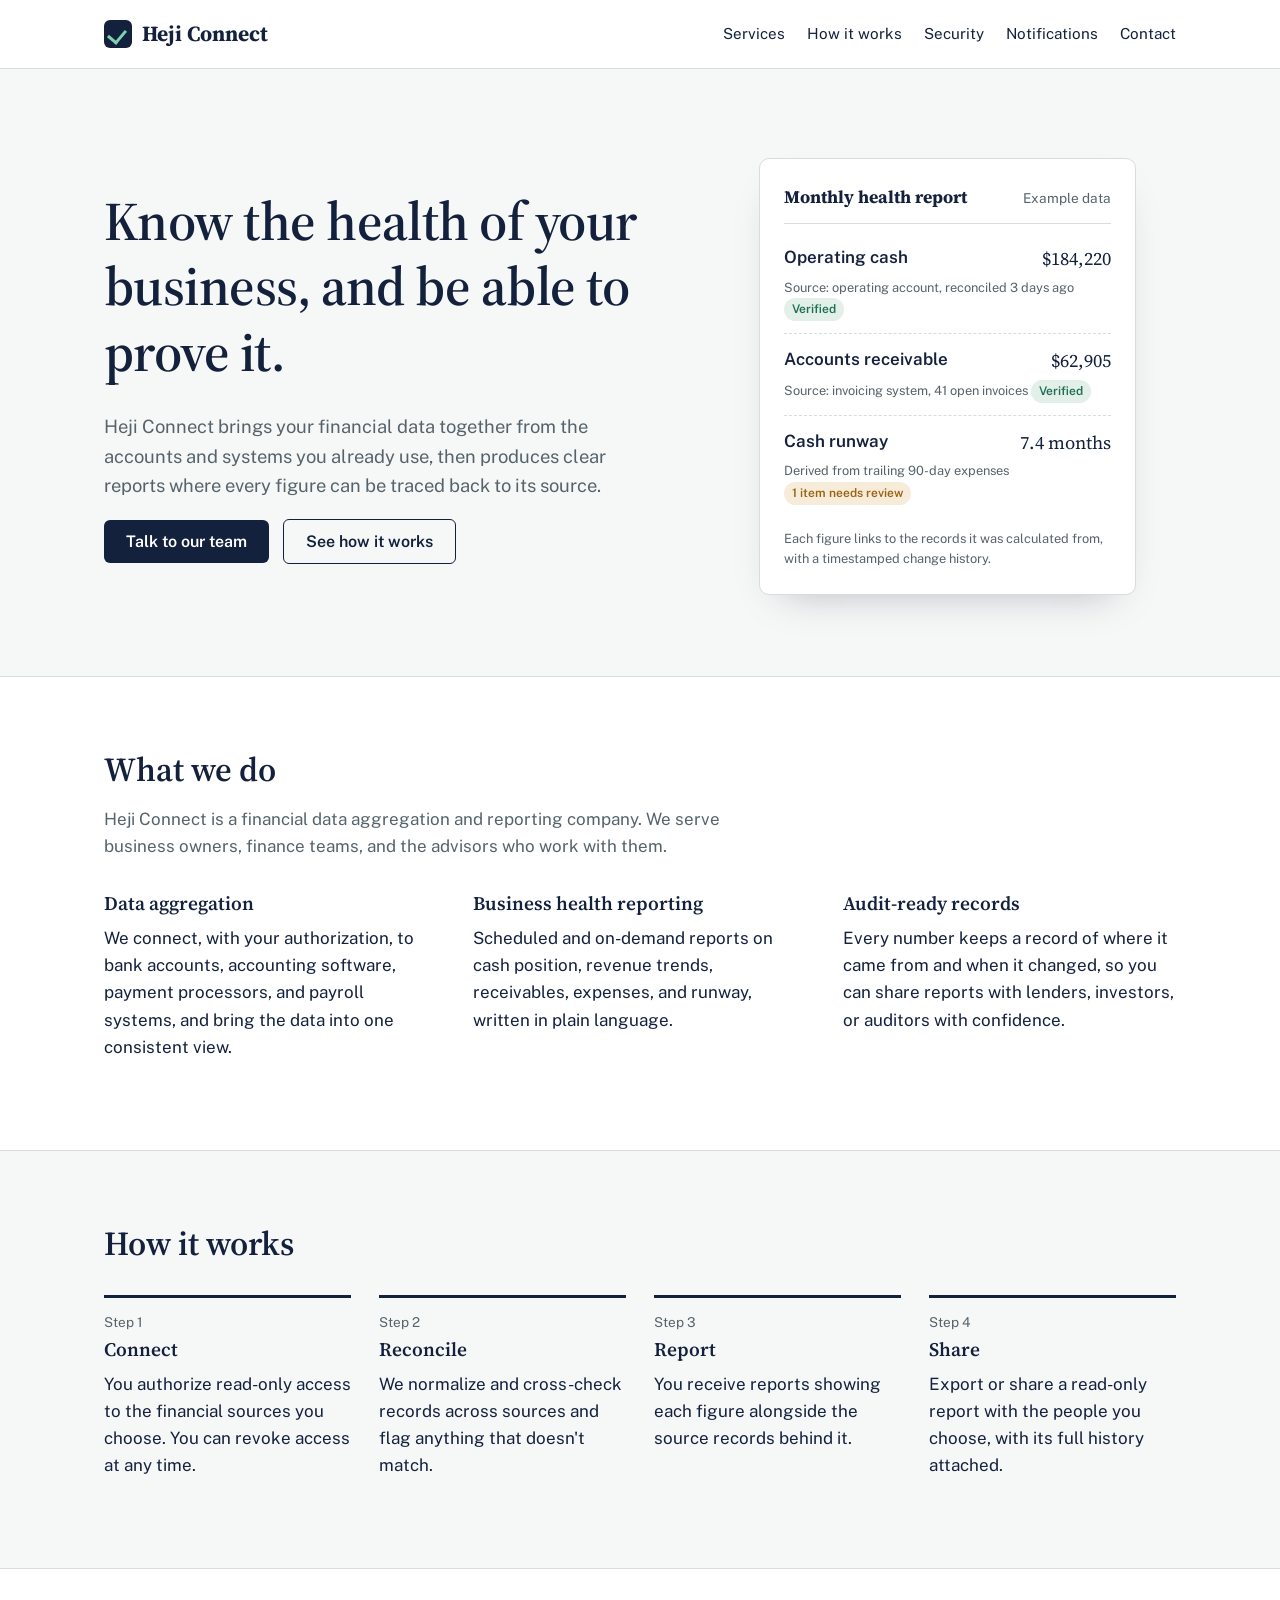
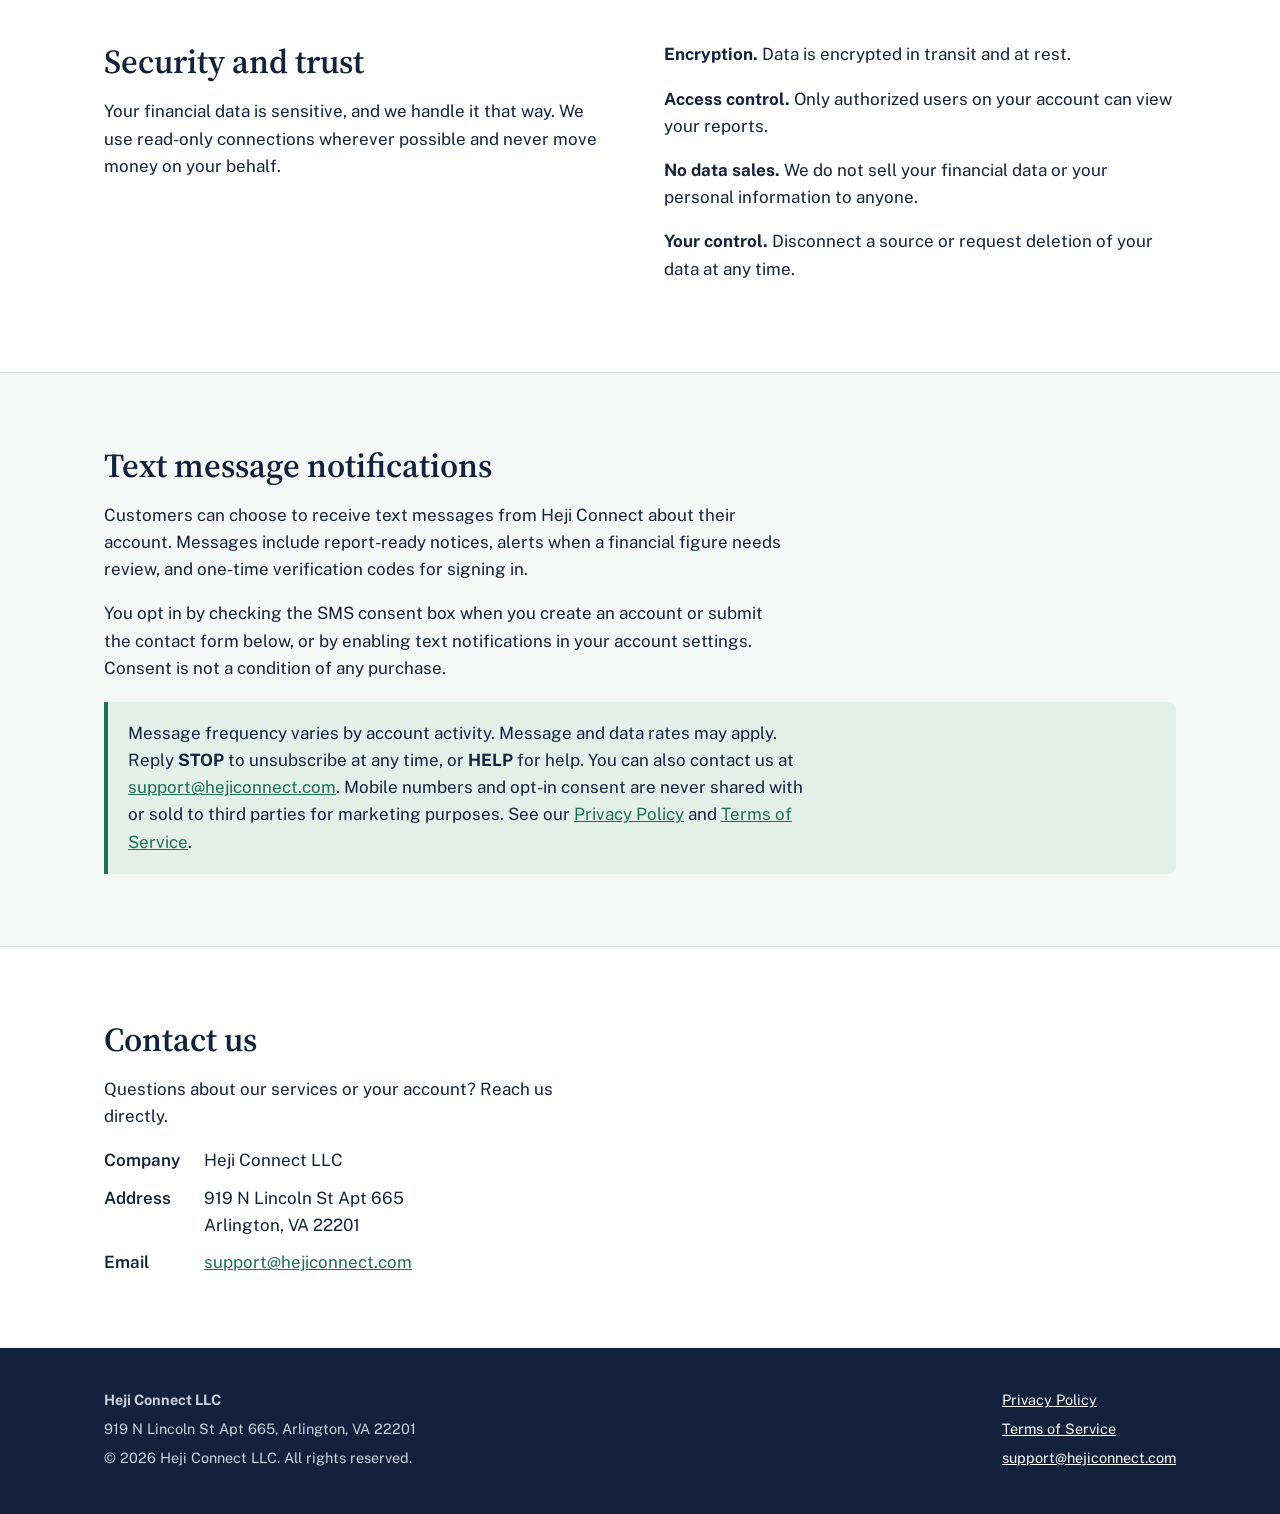
<file: index.html>
<!DOCTYPE html>
<html lang="en">
<head>
<meta charset="utf-8">
<meta name="viewport" content="width=device-width, initial-scale=1">
<title>Heji Connect LLC | Auditable Financial Data Aggregation and Reporting</title>
<meta name="description" content="Heji Connect LLC aggregates business financial data from connected sources and delivers auditable, source-traced reports on business health.">
<link rel="preconnect" href="https://fonts.googleapis.com">
<link rel="preconnect" href="https://fonts.gstatic.com" crossorigin>
<link href="https://fonts.googleapis.com/css2?family=Public+Sans:wght@400;600&family=Source+Serif+4:opsz,wght@8..60,600;8..60,700&display=swap" rel="stylesheet">
<link rel="stylesheet" href="styles.css">
</head>
<body>

<header class="site">
  <div class="wrap">
    <a class="brand" href="index.html"><span class="brand-mark" aria-hidden="true"></span>Heji Connect</a>
    <nav aria-label="Main">
      <ul>
        <li><a href="#services">Services</a></li>
        <li><a href="#how">How it works</a></li>
        <li><a href="#security">Security</a></li>
        <li><a href="#messaging">Notifications</a></li>
        <li><a href="#contact">Contact</a></li>
      </ul>
    </nav>
  </div>
</header>

<main>
  <div class="hero">
    <div class="wrap">
      <div>
        <h1>Know the health of your business, and be able to prove it.</h1>
        <p class="lead">Heji Connect brings your financial data together from the accounts and systems you already use, then produces clear reports where every figure can be traced back to its source.</p>
        <a class="btn" href="#contact">Talk to our team</a>
        <a class="btn secondary" href="#how">See how it works</a>
      </div>

      <figure class="report" aria-label="Example business health report">
        <div class="report-head">
          <strong>Monthly health report</strong>
          <span>Example data</span>
        </div>
        <div class="row">
          <span class="label">Operating cash</span><span class="val">$184,220</span>
          <span class="src">Source: operating account, reconciled 3 days ago <span class="badge">Verified</span></span>
        </div>
        <div class="row">
          <span class="label">Accounts receivable</span><span class="val">$62,905</span>
          <span class="src">Source: invoicing system, 41 open invoices <span class="badge">Verified</span></span>
        </div>
        <div class="row">
          <span class="label">Cash runway</span><span class="val">7.4 months</span>
          <span class="src">Derived from trailing 90-day expenses <span class="badge flag">1 item needs review</span></span>
        </div>
        <figcaption class="report-foot">Each figure links to the records it was calculated from, with a timestamped change history.</figcaption>
      </figure>
    </div>
  </div>

  <section id="services" class="alt">
    <div class="wrap">
      <h2>What we do</h2>
      <p class="muted">Heji Connect is a financial data aggregation and reporting company. We serve business owners, finance teams, and the advisors who work with them.</p>
      <div class="grid3">
        <div>
          <h3>Data aggregation</h3>
          <p>We connect, with your authorization, to bank accounts, accounting software, payment processors, and payroll systems, and bring the data into one consistent view.</p>
        </div>
        <div>
          <h3>Business health reporting</h3>
          <p>Scheduled and on-demand reports on cash position, revenue trends, receivables, expenses, and runway, written in plain language.</p>
        </div>
        <div>
          <h3>Audit-ready records</h3>
          <p>Every number keeps a record of where it came from and when it changed, so you can share reports with lenders, investors, or auditors with confidence.</p>
        </div>
      </div>
    </div>
  </section>

  <section id="how">
    <div class="wrap">
      <h2>How it works</h2>
      <ol class="steps">
        <li><h3>Connect</h3><p>You authorize read-only access to the financial sources you choose. You can revoke access at any time.</p></li>
        <li><h3>Reconcile</h3><p>We normalize and cross-check records across sources and flag anything that doesn't match.</p></li>
        <li><h3>Report</h3><p>You receive reports showing each figure alongside the source records behind it.</p></li>
        <li><h3>Share</h3><p>Export or share a read-only report with the people you choose, with its full history attached.</p></li>
      </ol>
    </div>
  </section>

  <section id="security" class="alt">
    <div class="wrap grid2">
      <div>
        <h2>Security and trust</h2>
        <p>Your financial data is sensitive, and we handle it that way. We use read-only connections wherever possible and never move money on your behalf.</p>
      </div>
      <div>
        <p><strong>Encryption.</strong> Data is encrypted in transit and at rest.</p>
        <p><strong>Access control.</strong> Only authorized users on your account can view your reports.</p>
        <p><strong>No data sales.</strong> We do not sell your financial data or your personal information to anyone.</p>
        <p><strong>Your control.</strong> Disconnect a source or request deletion of your data at any time.</p>
      </div>
    </div>
  </section>

  <section id="messaging">
    <div class="wrap">
      <h2>Text message notifications</h2>
      <p>Customers can choose to receive text messages from Heji Connect about their account. Messages include report-ready notices, alerts when a financial figure needs review, and one-time verification codes for signing in.</p>
      <p>You opt in by checking the SMS consent box when you create an account or submit the contact form below, or by enabling text notifications in your account settings. Consent is not a condition of any purchase.</p>
      <div class="notice">
        <p>Message frequency varies by account activity. Message and data rates may apply. Reply <strong>STOP</strong> to unsubscribe at any time, or <strong>HELP</strong> for help. You can also contact us at <a href="mailto:support@hejiconnect.com">support@hejiconnect.com</a>. Mobile numbers and opt-in consent are never shared with or sold to third parties for marketing purposes. See our <a href="privacy.html">Privacy Policy</a> and <a href="terms.html">Terms of Service</a>.</p>
      </div>
    </div>
  </section>

  <section id="contact" class="alt">
    <div class="wrap grid2">
      <div>
        <h2>Contact us</h2>
        <p>Questions about our services or your account? Reach us directly.</p>
        <dl class="contact">
          <dt>Company</dt><dd>Heji Connect LLC</dd>
          <dt>Address</dt><dd>919 N Lincoln St Apt 665<br>Arlington, VA 22201</dd>
          <dt>Email</dt><dd><a href="mailto:support@hejiconnect.com">support@hejiconnect.com</a></dd>
          <!-- <dt>Phone</dt><dd><a href="tel:+10000000000">[(000) 000-0000]</a></dd> -->
          <!-- <dt>Hours</dt><dd>Monday to Friday, 9am to 5pm ET</dd> -->
        </dl>
      </div>
      <!-- <form action="mailto:support@hejiconnect.com" method="post" enctype="text/plain">
        <label for="name">Full name</label>
        <input id="name" name="name" autocomplete="name" required>
        <label for="email">Email</label>
        <input id="email" name="email" type="email" autocomplete="email" required>
        <label for="phone">Mobile number (optional)</label>
        <input id="phone" name="phone" type="tel" autocomplete="tel">
        <label for="msg">Message</label>
        <textarea id="msg" name="message" required></textarea>
        <label class="check">
          <input type="checkbox" name="sms_consent" value="yes">
          <span>I agree to receive account notifications and verification codes by text message from Heji Connect LLC at the number provided. Message frequency varies. Message and data rates may apply. Reply STOP to opt out or HELP for help. Consent is not required to use our services. <a href="privacy.html">Privacy Policy</a> and <a href="terms.html">Terms</a>.</span>
        </label>
        <button class="btn" type="submit">Send message</button>
      </form> -->
    </div>
  </section>
</main>

<footer>
  <div class="wrap">
    <div>
      <p><strong>Heji Connect LLC</strong></p>
      <p>919 N Lincoln St Apt 665, Arlington, VA 22201</p>
      <p>&copy; <span id="yr">2026</span> Heji Connect LLC. All rights reserved.</p>
    </div>
    <div>
      <p><a href="privacy.html">Privacy Policy</a></p>
      <p><a href="terms.html">Terms of Service</a></p>
      <p><a href="mailto:support@hejiconnect.com">support@hejiconnect.com</a></p>
    </div>
  </div>
</footer>
<script>document.getElementById("yr").textContent=new Date().getFullYear();</script>
</body>
</html>
</file>
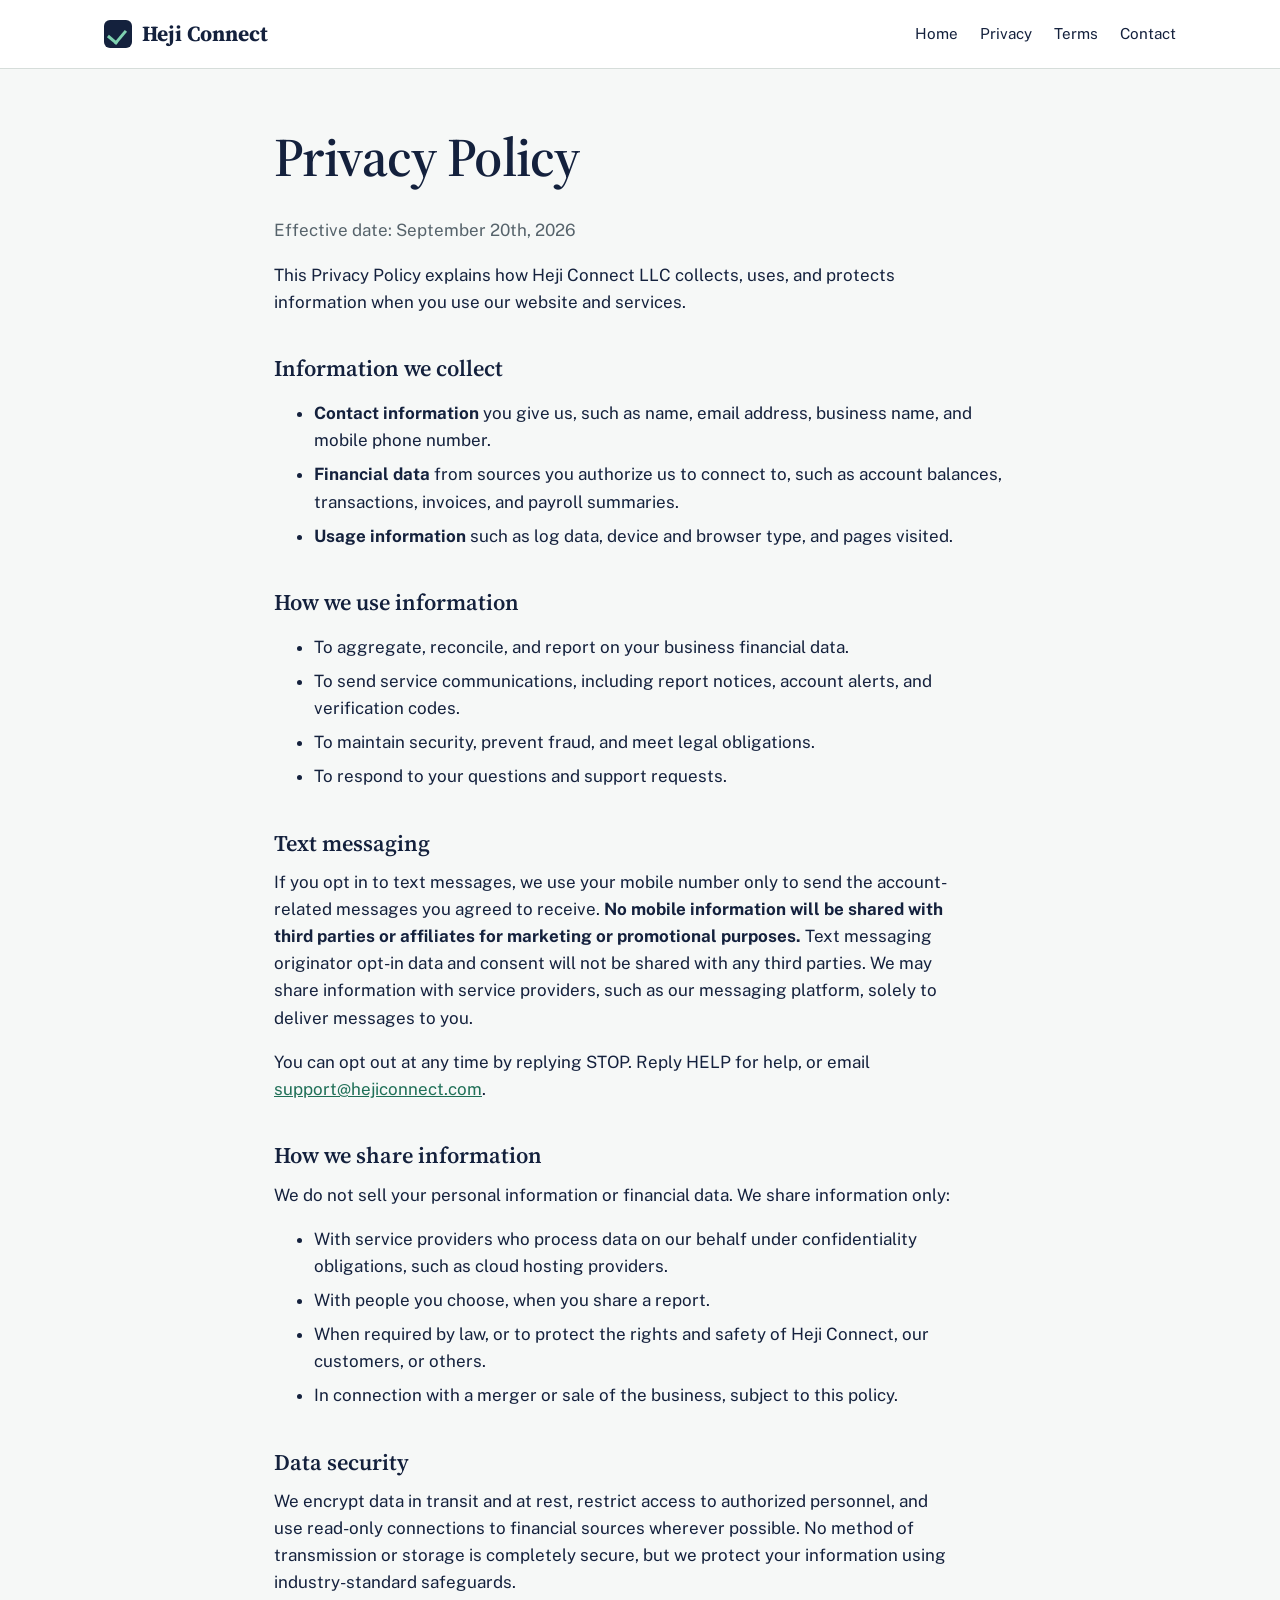
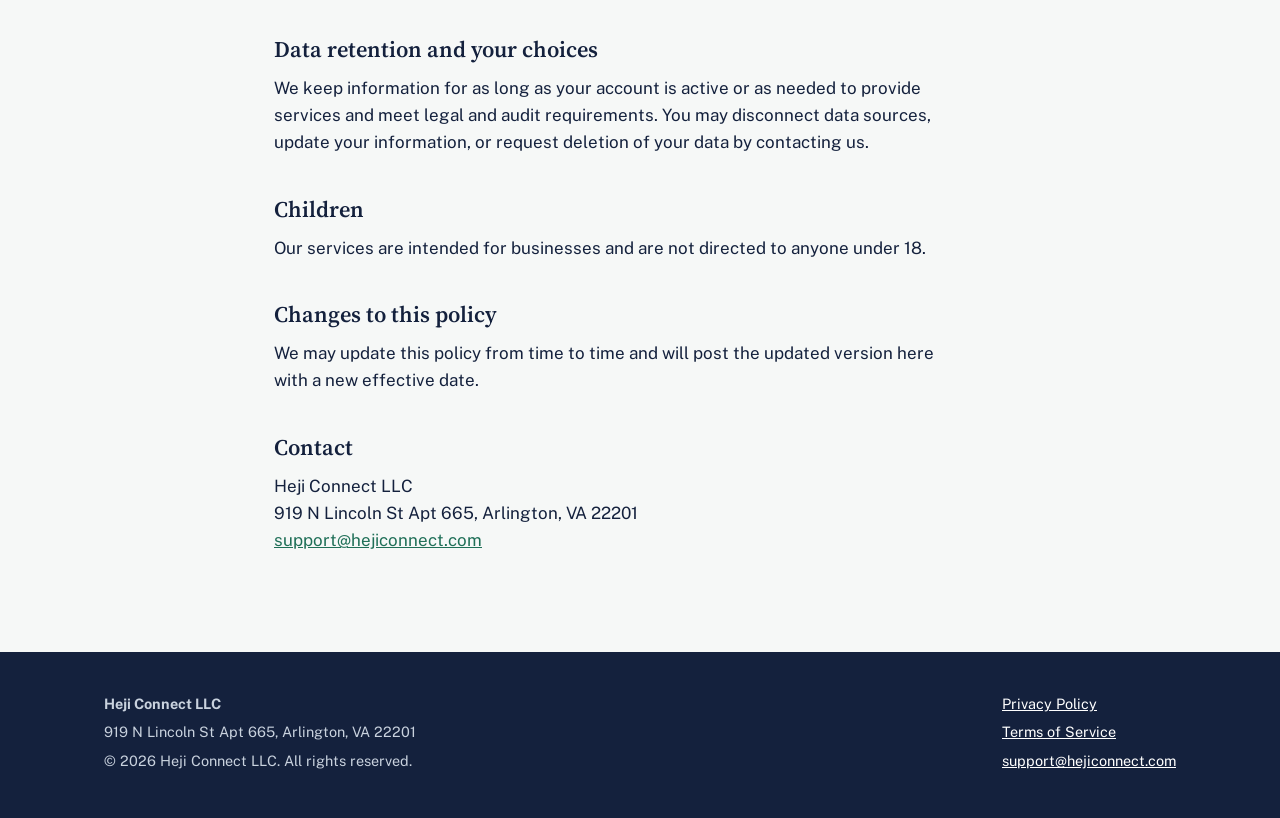
<file: privacy.html>
<!DOCTYPE html>
<html lang="en">
<head>
<meta charset="utf-8">
<meta name="viewport" content="width=device-width, initial-scale=1">
<title>Privacy Policy | Heji Connect LLC</title>
<link rel="preconnect" href="https://fonts.googleapis.com">
<link rel="preconnect" href="https://fonts.gstatic.com" crossorigin>
<link href="https://fonts.googleapis.com/css2?family=Public+Sans:wght@400;600&family=Source+Serif+4:opsz,wght@8..60,600;8..60,700&display=swap" rel="stylesheet">
<link rel="stylesheet" href="styles.css">
</head>
<body>

<header class="site">
  <div class="wrap">
    <a class="brand" href="index.html"><span class="brand-mark" aria-hidden="true"></span>Heji Connect</a>
    <nav aria-label="Main">
      <ul>
        <li><a href="index.html">Home</a></li>
        <li><a href="privacy.html">Privacy</a></li>
        <li><a href="terms.html">Terms</a></li>
        <li><a href="index.html#contact">Contact</a></li>
      </ul>
    </nav>
  </div>
</header>

<main class="legal"><div class="wrap">
<h1>Privacy Policy</h1>
<p class="muted">Effective date: September 20th, 2026</p>
<p>This Privacy Policy explains how Heji Connect LLC collects, uses, and protects information when you use our website and services.</p>

<h2>Information we collect</h2>
<ul>
  <li><strong>Contact information</strong> you give us, such as name, email address, business name, and mobile phone number.</li>
  <li><strong>Financial data</strong> from sources you authorize us to connect to, such as account balances, transactions, invoices, and payroll summaries.</li>
  <li><strong>Usage information</strong> such as log data, device and browser type, and pages visited.</li>
</ul>

<h2>How we use information</h2>
<ul>
  <li>To aggregate, reconcile, and report on your business financial data.</li>
  <li>To send service communications, including report notices, account alerts, and verification codes.</li>
  <li>To maintain security, prevent fraud, and meet legal obligations.</li>
  <li>To respond to your questions and support requests.</li>
</ul>

<h2>Text messaging</h2>
<p>If you opt in to text messages, we use your mobile number only to send the account-related messages you agreed to receive. <strong>No mobile information will be shared with third parties or affiliates for marketing or promotional purposes.</strong> Text messaging originator opt-in data and consent will not be shared with any third parties. We may share information with service providers, such as our messaging platform, solely to deliver messages to you.</p>
<p>You can opt out at any time by replying STOP. Reply HELP for help, or email <a href="mailto:support@hejiconnect.com">support@hejiconnect.com</a>.</p>

<h2>How we share information</h2>
<p>We do not sell your personal information or financial data. We share information only:</p>
<ul>
  <li>With service providers who process data on our behalf under confidentiality obligations, such as cloud hosting providers.</li>
  <li>With people you choose, when you share a report.</li>
  <li>When required by law, or to protect the rights and safety of Heji Connect, our customers, or others.</li>
  <li>In connection with a merger or sale of the business, subject to this policy.</li>
</ul>

<h2>Data security</h2>
<p>We encrypt data in transit and at rest, restrict access to authorized personnel, and use read-only connections to financial sources wherever possible. No method of transmission or storage is completely secure, but we protect your information using industry-standard safeguards.</p>

<h2>Data retention and your choices</h2>
<p>We keep information for as long as your account is active or as needed to provide services and meet legal and audit requirements. You may disconnect data sources, update your information, or request deletion of your data by contacting us.</p>

<h2>Children</h2>
<p>Our services are intended for businesses and are not directed to anyone under 18.</p>

<h2>Changes to this policy</h2>
<p>We may update this policy from time to time and will post the updated version here with a new effective date.</p>

<h2>Contact</h2>
<p>Heji Connect LLC<br>919 N Lincoln St Apt 665, Arlington, VA 22201<br><a href="mailto:support@hejiconnect.com">support@hejiconnect.com</a><br></p>
</div></main>


<footer>
  <div class="wrap">
    <div>
      <p><strong>Heji Connect LLC</strong></p>
      <p>919 N Lincoln St Apt 665, Arlington, VA 22201</p>
      <p>&copy; 2026 Heji Connect LLC. All rights reserved.</p>
    </div>
    <div>
      <p><a href="privacy.html">Privacy Policy</a></p>
      <p><a href="terms.html">Terms of Service</a></p>
      <p><a href="mailto:support@hejiconnect.com">support@hejiconnect.com</a></p>
    </div>
  </div>
</footer>
</body>
</html>
</file>
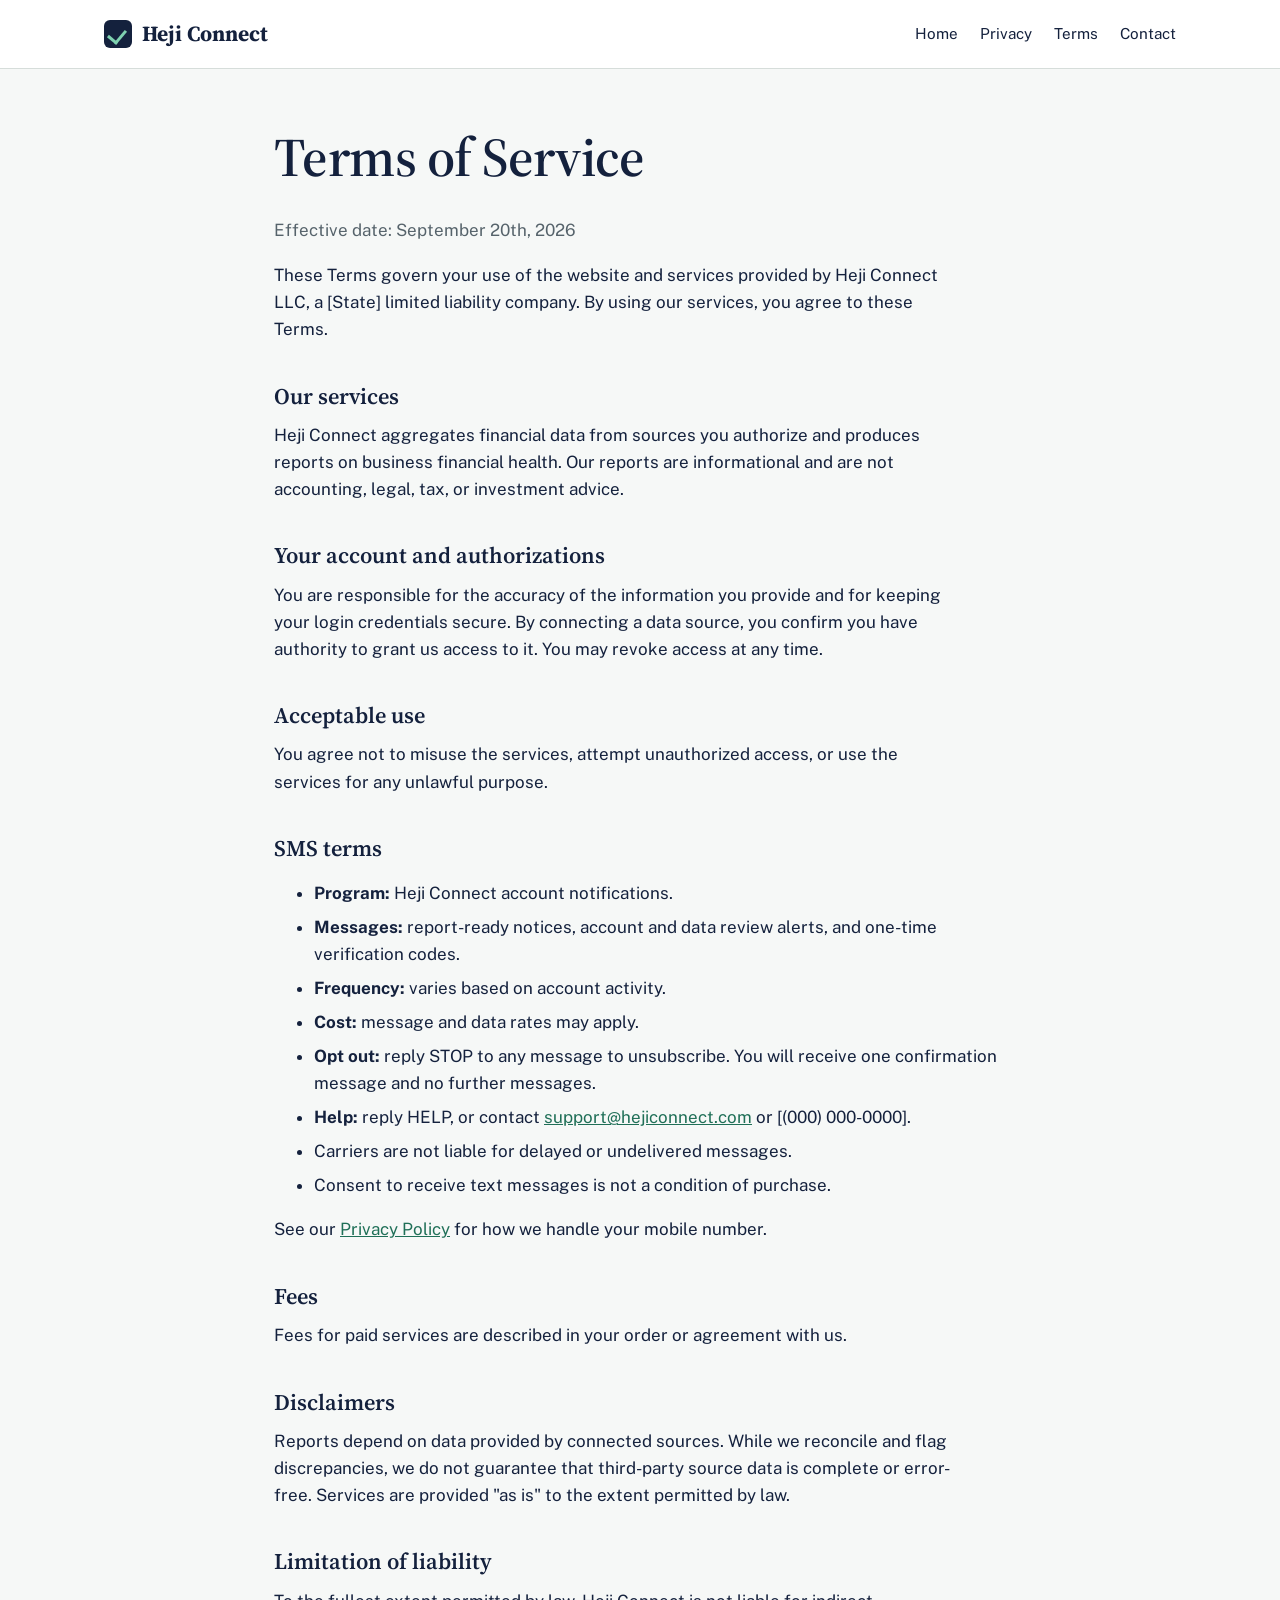
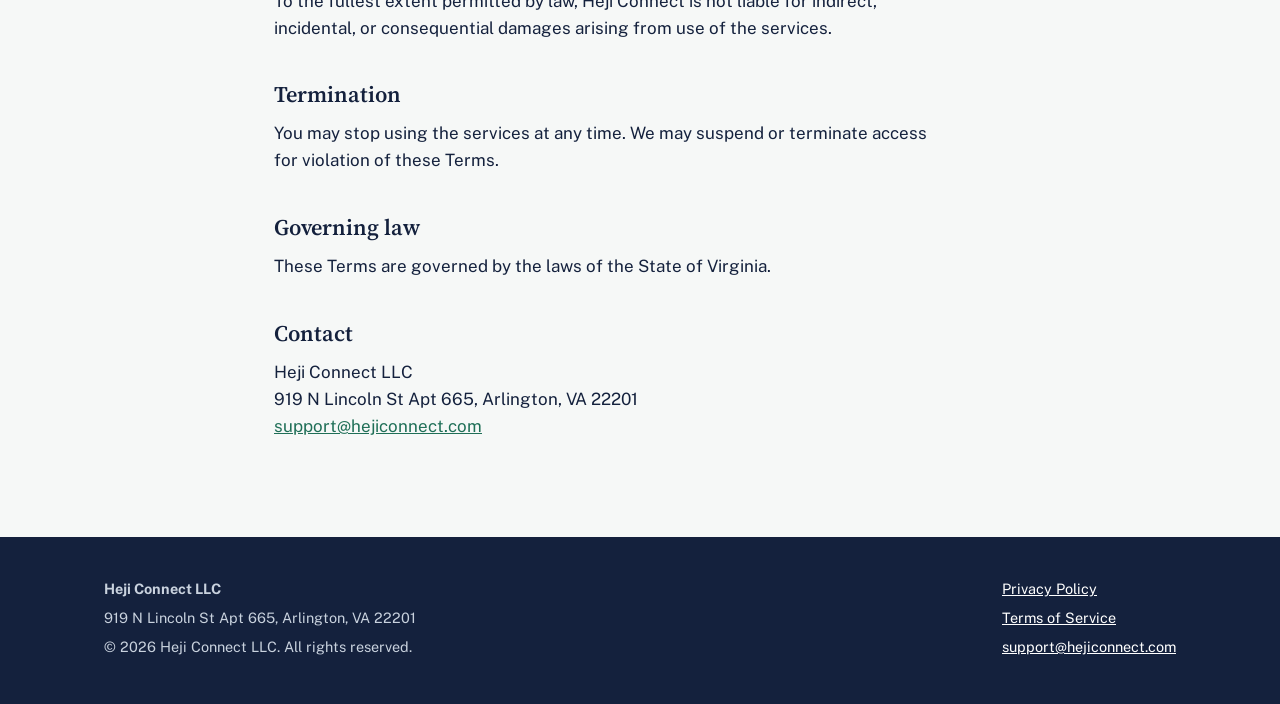
<file: terms.html>
<!DOCTYPE html>
<html lang="en">
<head>
<meta charset="utf-8">
<meta name="viewport" content="width=device-width, initial-scale=1">
<title>Terms of Service | Heji Connect LLC</title>
<link rel="preconnect" href="https://fonts.googleapis.com">
<link rel="preconnect" href="https://fonts.gstatic.com" crossorigin>
<link href="https://fonts.googleapis.com/css2?family=Public+Sans:wght@400;600&family=Source+Serif+4:opsz,wght@8..60,600;8..60,700&display=swap" rel="stylesheet">
<link rel="stylesheet" href="styles.css">
</head>
<body>

<header class="site">
  <div class="wrap">
    <a class="brand" href="index.html"><span class="brand-mark" aria-hidden="true"></span>Heji Connect</a>
    <nav aria-label="Main">
      <ul>
        <li><a href="index.html">Home</a></li>
        <li><a href="privacy.html">Privacy</a></li>
        <li><a href="terms.html">Terms</a></li>
        <li><a href="index.html#contact">Contact</a></li>
      </ul>
    </nav>
  </div>
</header>

<main class="legal"><div class="wrap">
<h1>Terms of Service</h1>
<p class="muted">Effective date: September 20th, 2026</p>
<p>These Terms govern your use of the website and services provided by Heji Connect LLC, a [State] limited liability company. By using our services, you agree to these Terms.</p>

<h2>Our services</h2>
<p>Heji Connect aggregates financial data from sources you authorize and produces reports on business financial health. Our reports are informational and are not accounting, legal, tax, or investment advice.</p>

<h2>Your account and authorizations</h2>
<p>You are responsible for the accuracy of the information you provide and for keeping your login credentials secure. By connecting a data source, you confirm you have authority to grant us access to it. You may revoke access at any time.</p>

<h2>Acceptable use</h2>
<p>You agree not to misuse the services, attempt unauthorized access, or use the services for any unlawful purpose.</p>

<h2>SMS terms</h2>
<ul>
  <li><strong>Program:</strong> Heji Connect account notifications.</li>
  <li><strong>Messages:</strong> report-ready notices, account and data review alerts, and one-time verification codes.</li>
  <li><strong>Frequency:</strong> varies based on account activity.</li>
  <li><strong>Cost:</strong> message and data rates may apply.</li>
  <li><strong>Opt out:</strong> reply STOP to any message to unsubscribe. You will receive one confirmation message and no further messages.</li>
  <li><strong>Help:</strong> reply HELP, or contact <a href="mailto:support@hejiconnect.com">support@hejiconnect.com</a> or [(000) 000-0000].</li>
  <li>Carriers are not liable for delayed or undelivered messages.</li>
  <li>Consent to receive text messages is not a condition of purchase.</li>
</ul>
<p>See our <a href="privacy.html">Privacy Policy</a> for how we handle your mobile number.</p>

<h2>Fees</h2>
<p>Fees for paid services are described in your order or agreement with us.</p>

<h2>Disclaimers</h2>
<p>Reports depend on data provided by connected sources. While we reconcile and flag discrepancies, we do not guarantee that third-party source data is complete or error-free. Services are provided "as is" to the extent permitted by law.</p>

<h2>Limitation of liability</h2>
<p>To the fullest extent permitted by law, Heji Connect is not liable for indirect, incidental, or consequential damages arising from use of the services.</p>

<h2>Termination</h2>
<p>You may stop using the services at any time. We may suspend or terminate access for violation of these Terms.</p>

<h2>Governing law</h2>
<p>These Terms are governed by the laws of the State of Virginia.</p>

<h2>Contact</h2>
<p>Heji Connect LLC<br>919 N Lincoln St Apt 665, Arlington, VA 22201<br><a href="mailto:support@hejiconnect.com">support@hejiconnect.com</a></p>
</div></main>


<footer>
  <div class="wrap">
    <div>
      <p><strong>Heji Connect LLC</strong></p>
      <p>919 N Lincoln St Apt 665, Arlington, VA 22201</p>
      <p>&copy; 2026 Heji Connect LLC. All rights reserved.</p>
    </div>
    <div>
      <p><a href="privacy.html">Privacy Policy</a></p>
      <p><a href="terms.html">Terms of Service</a></p>
      <p><a href="mailto:support@hejiconnect.com">support@hejiconnect.com</a></p>
    </div>
  </div>
</footer>
</body>
</html>
</file>
<file: styles.css>
:root{
  --ink:#14213D;--slate:#56636B;--paper:#F6F8F7;--white:#FFFFFF;
  --rule:#D6DDDA;--verify:#1F6F57;--verify-soft:#E3F0EA;--flag:#9A6414;
  --serif:"Source Serif 4",Georgia,"Times New Roman",serif;
  --sans:"Public Sans",system-ui,-apple-system,"Segoe UI",Roboto,sans-serif;
}
*{box-sizing:border-box}
html{scroll-behavior:smooth}
@media (prefers-reduced-motion:reduce){html{scroll-behavior:auto}}
body{margin:0;background:var(--paper);color:var(--ink);font:17px/1.6 var(--sans)}
a{color:var(--verify)}
a:focus-visible,button:focus-visible{outline:3px solid var(--verify);outline-offset:3px}
.wrap{max-width:1120px;margin:0 auto;padding:0 24px}
h1,h2,h3{font-family:var(--serif);font-weight:600;line-height:1.2;margin:0 0 .5em}
h1{font-size:clamp(2.2rem,5vw,3.4rem);letter-spacing:-.01em}
h2{font-size:clamp(1.6rem,3vw,2.1rem)}
h3{font-size:1.2rem}
p{margin:0 0 1em;max-width:68ch}
.muted{color:var(--slate)}

/* header */
header.site{background:var(--white);border-bottom:1px solid var(--rule)}
header.site .wrap{display:flex;align-items:center;justify-content:space-between;gap:16px;min-height:68px;flex-wrap:wrap}
.brand{font-family:var(--serif);font-weight:700;font-size:1.35rem;color:var(--ink);text-decoration:none;display:flex;align-items:center;gap:10px}
.brand-mark{width:28px;height:28px;border-radius:6px;background:var(--ink);position:relative}
.brand-mark::after{content:"";position:absolute;left:7px;top:6px;width:9px;height:14px;border-right:3px solid #7FD1B0;border-bottom:3px solid #7FD1B0;transform:rotate(40deg)}
nav ul{list-style:none;display:flex;gap:22px;margin:0;padding:0;flex-wrap:wrap}
nav a{color:var(--ink);text-decoration:none;font-size:.95rem}
nav a:hover{color:var(--verify)}

/* hero */
.hero{padding:72px 0 64px}
.hero .wrap{display:grid;grid-template-columns:1.1fr .9fr;gap:56px;align-items:center}
.hero p.lead{font-size:1.15rem;color:var(--slate)}
.btn{display:inline-block;padding:12px 22px;border-radius:6px;background:var(--ink);color:#fff;text-decoration:none;font-weight:600;border:0;font:600 1rem var(--sans);cursor:pointer}
.btn:hover{background:#0c1528}
.btn.secondary{background:transparent;color:var(--ink);border:1px solid var(--ink);margin-left:10px}

/* the signature element: a sample report with provenance on each figure */
.report{background:var(--white);border:1px solid var(--rule);border-radius:10px;padding:24px;box-shadow:0 18px 40px -24px rgba(20,33,61,.35)}
.report-head{display:flex;justify-content:space-between;align-items:baseline;border-bottom:1px solid var(--rule);padding-bottom:12px;margin-bottom:8px}
.report-head strong{font-family:var(--serif);font-size:1.1rem}
.report-head span{font-size:.85rem;color:var(--slate)}
.row{display:grid;grid-template-columns:1fr auto;gap:4px 12px;padding:12px 0;border-bottom:1px dashed var(--rule)}
.row:last-of-type{border-bottom:0}
.row .label{font-weight:600}
.row .val{font-family:var(--serif);font-size:1.15rem;text-align:right}
.row .src{grid-column:1/-1;font-size:.8rem;color:var(--slate)}
.badge{display:inline-block;font-size:.75rem;padding:2px 8px;border-radius:99px;background:var(--verify-soft);color:var(--verify);font-weight:600}
.badge.flag{background:#F7ECDA;color:var(--flag)}
.report-foot{margin-top:12px;font-size:.8rem;color:var(--slate)}

/* sections */
section{padding:72px 0;border-top:1px solid var(--rule)}
section.alt{background:var(--white)}
.grid3{display:grid;grid-template-columns:repeat(3,1fr);gap:36px;margin-top:32px}
.grid2{display:grid;grid-template-columns:1fr 1fr;gap:48px}
.steps{list-style:none;counter-reset:s;padding:0;margin:32px 0 0;display:grid;grid-template-columns:repeat(4,1fr);gap:28px}
.steps li{counter-increment:s;border-top:3px solid var(--ink);padding-top:14px}
.steps li::before{content:"Step " counter(s);display:block;font-size:.85rem;color:var(--slate);margin-bottom:4px}
.notice{background:var(--verify-soft);border-left:4px solid var(--verify);padding:18px 20px;border-radius:0 8px 8px 0;margin-top:20px}
.notice p:last-child{margin:0}
dl.contact{display:grid;grid-template-columns:max-content 1fr;gap:10px 24px;margin:0}
dl.contact dt{font-weight:600}
dl.contact dd{margin:0}

/* form */
form label{display:block;font-weight:600;margin:14px 0 6px;font-size:.95rem}
form input,form textarea{width:100%;padding:11px 12px;border:1px solid #B9C3BF;border-radius:6px;font:1rem var(--sans);background:#fff;color:var(--ink)}
form textarea{min-height:110px;resize:vertical}
.check{display:flex;gap:10px;align-items:flex-start;margin:16px 0;font-weight:400;font-size:.9rem;color:var(--slate)}
.check input{width:auto;margin-top:4px}

/* legal pages */
.legal{padding:56px 0 80px}
.legal .wrap{max-width:780px}
.legal h2{font-size:1.4rem;margin-top:1.8em}
.legal li{margin-bottom:.4em}

/* footer */
footer{background:var(--ink);color:#C9D2DE;padding:40px 0;font-size:.9rem}
footer .wrap{display:flex;justify-content:space-between;gap:24px;flex-wrap:wrap}
footer a{color:#fff}
footer p{margin:0 0 .4em}

@media (max-width:900px){
  .hero .wrap,.grid2{grid-template-columns:1fr}
  .grid3{grid-template-columns:1fr}
  .steps{grid-template-columns:1fr 1fr}
}
@media (max-width:520px){
  .steps{grid-template-columns:1fr}
  .btn.secondary{margin:10px 0 0}
}
</file>
